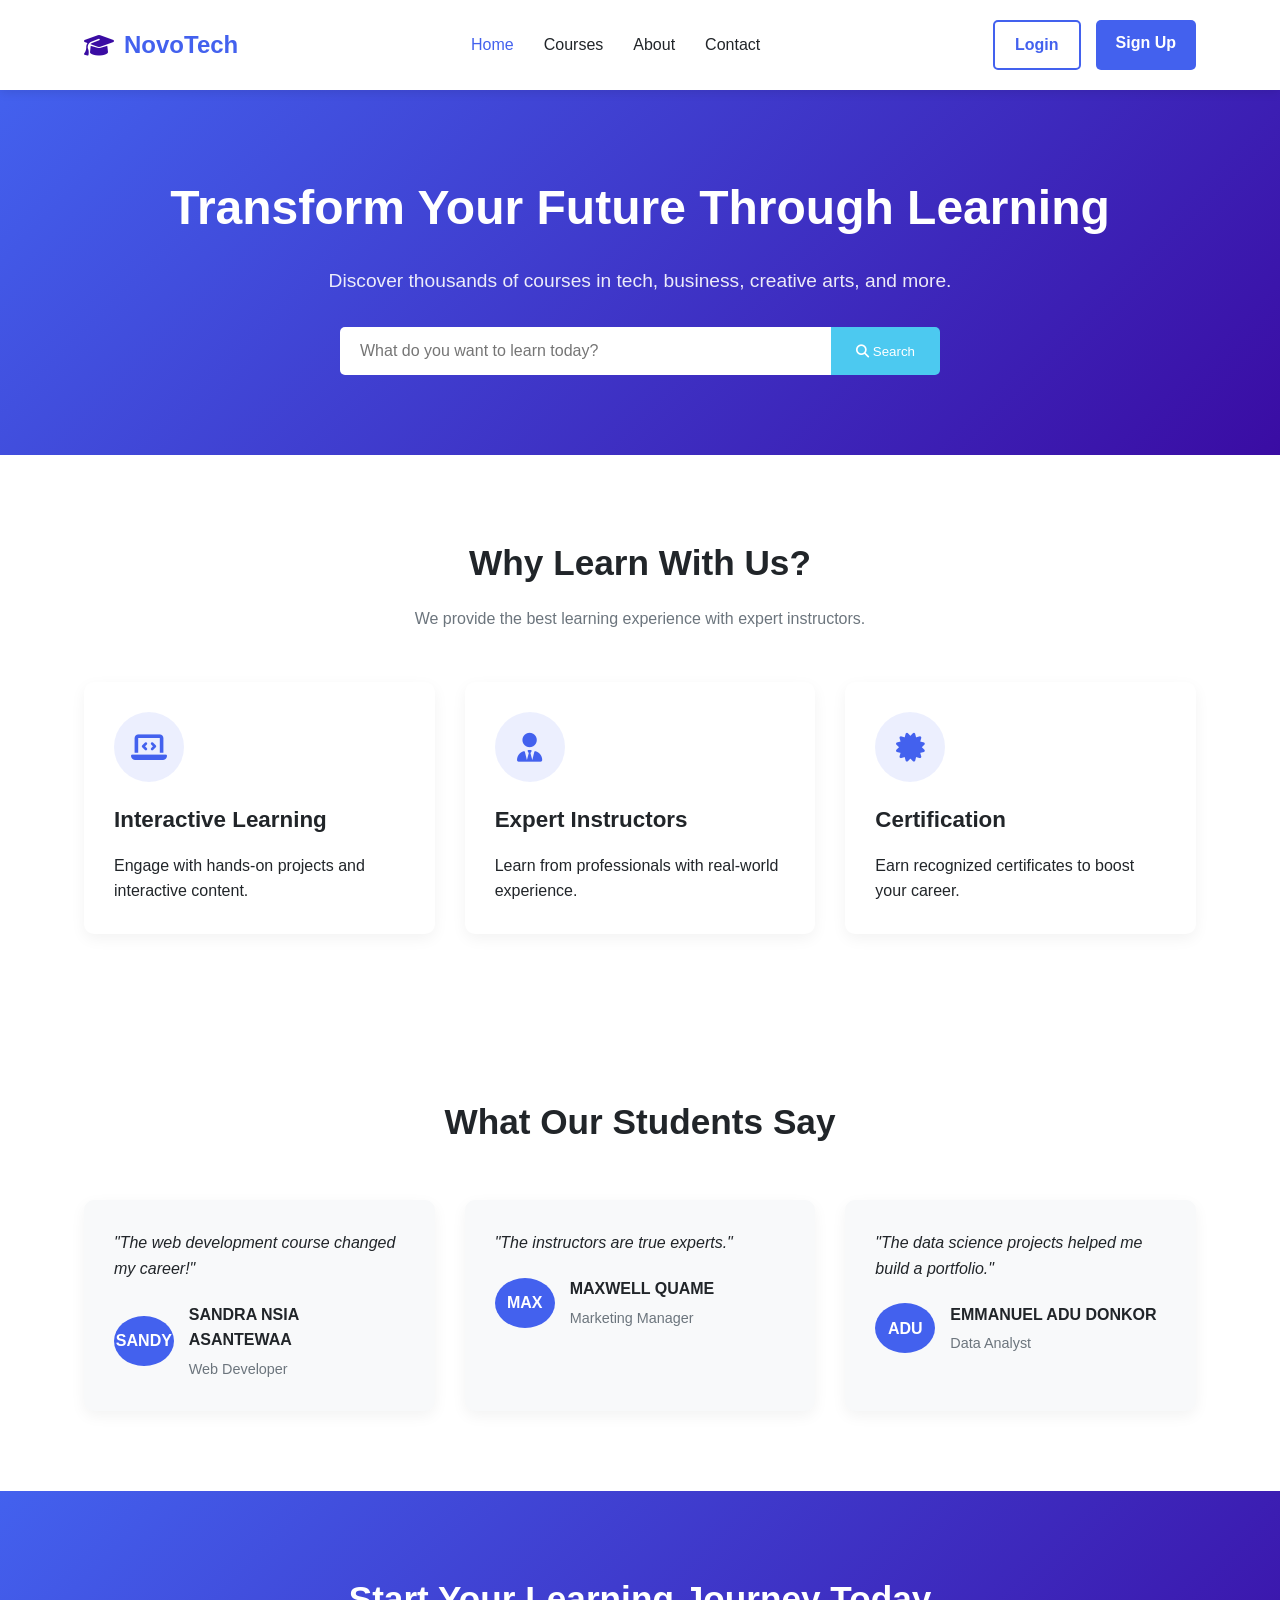
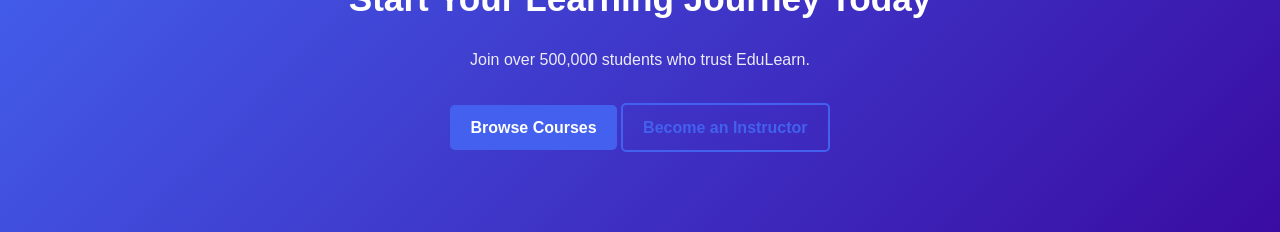
<file: index.html>
<!DOCTYPE html>
<html lang="en">
  <head>
    <meta charset="UTF-8" />
    <meta name="viewport" content="width=device-width, initial-scale=1.0" />
    <title>NovoTech - Transform Your Future Through Learning</title>

    <link
      rel="stylesheet"
      href="https://cdnjs.cloudflare.com/ajax/libs/font-awesome/6.4.0/css/all.min.css"
    />
    <link rel="stylesheet" href="style.css" />
  </head>

  <body>
    <!-- Header & Navigation -->
    <header>
      <div class="container">
        <nav>
          <a href="index.html" class="logo">
            <i class="fas fa-graduation-cap"></i>
            <span>NovoTech</span>
          </a>

          <div class="nav-links">
            <a href="index.html" class="active">Home</a>
            <a href="courses.html">Courses</a>
            <a href="about.html">About</a>
            <a href="contact.html">Contact</a>
          </div>

          <div class="auth-buttons">
            <a href="login.html" class="btn btn-outline">Login</a>
            <a href="signup.html" class="btn btn-primary">Sign Up</a>
          </div>
        </nav>
      </div>
    </header>

    <!-- HOME PAGE CONTENT -->
    <div id="home-page" class="page">
      <!-- Hero Section -->
      <section class="hero">
        <div class="container">
          <h1>Transform Your Future Through Learning</h1>
          <p>
            Discover thousands of courses in tech, business, creative arts, and
            more.
          </p>

          <div class="search-box">
            <input type="text" placeholder="What do you want to learn today?" />
            <button><i class="fas fa-search"></i>
               Search  </button>
          </div>
        </div>
      </section>

      <!-- Features Section -->
      <section class="features page-section">
        <div class="container">
          <div class="section-title">
            <h2>Why Learn With Us?</h2>
            <p>
              We provide the best learning experience with expert instructors.
            </p>
          </div>

          <div class="features-grid">
            <div class="feature-card">
              <div class="feature-icon">
                <i class="fas fa-laptop-code"></i>
              </div>
              <h3>Interactive Learning</h3>
              <p>Engage with hands-on projects and interactive content.</p>
            </div>

            <div class="feature-card">
              <div class="feature-icon">
                <i class="fas fa-user-tie"></i>
              </div>
              <h3>Expert Instructors</h3>
              <p>Learn from professionals with real-world experience.</p>
            </div>

            <div class="feature-card">
              <div class="feature-icon">
                <i class="fas fa-certificate"></i>
              </div>
              <h3>Certification</h3>
              <p>Earn recognized certificates to boost your career.</p>
            </div>
          </div>
        </div>
      </section>

      <!-- Testimonials Section -->
      <section class="testimonials page-section">
        <div class="container">
          <div class="section-title">
            <h2>What Our Students Say</h2>
          </div>

          <div class="testimonials-grid">
            <div class="testimonial-card">
              <div class="testimonial-text">
                "The web development course changed my career!"
              </div>
              <div class="testimonial-author">
                <div class="author-avatar">SANDY</div>
                <div class="author-info">
                  <h4>SANDRA NSIA ASANTEWAA</h4>
                  <p>Web Developer</p>
                </div>
              </div>
            </div>

            <div class="testimonial-card">
              <div class="testimonial-text">
                "The instructors are true experts."
              </div>
              <div class="testimonial-author">
                <div class="author-avatar">MAX</div>
                <div class="author-info">
                  <h4>MAXWELL QUAME</h4>
                  <p>Marketing Manager</p>
                </div>
              </div>
            </div>

            <div class="testimonial-card">
              <div class="testimonial-text">
                "The data science projects helped me build a portfolio."
              </div>
              <div class="testimonial-author">
                <div class="author-avatar">ADU</div>
                <div class="author-info">
                  <h4>EMMANUEL ADU DONKOR</h4>
                  <p>Data Analyst</p>
                </div>
              </div>
            </div>
          </div>
        </div>
      </section>

      <!-- Call to Action -->
      <section class="cta page-section">
        <div class="container">
          <h2>Start Your Learning Journey Today</h2>
          <p>Join over 500,000 students who trust EduLearn.</p>

          <a href="courses.html" class="btn btn-primary">Browse Courses</a>
          <a href="#" class="btn btn-outline">Become an Instructor</a>
        </div>
      </section>
    </div>
  </body>
</html>
</file>
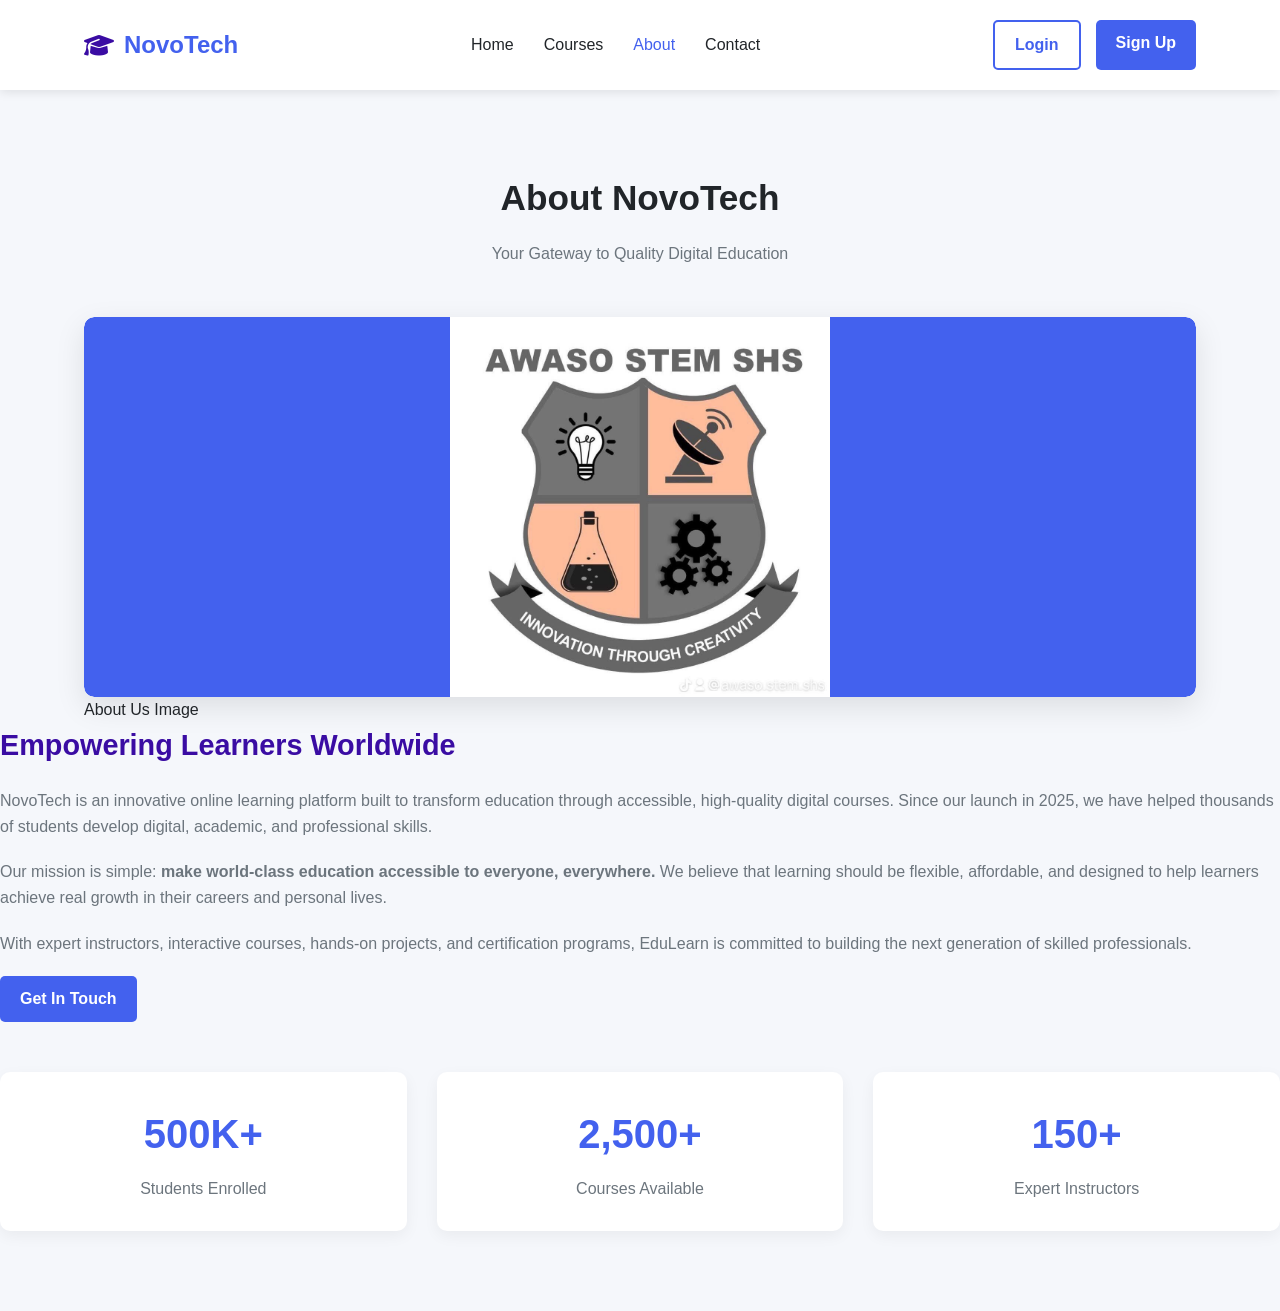
<file: about.html>
<!DOCTYPE html>
<html lang="en">
<head>
    <meta charset="UTF-8">
    <meta name="viewport" content="width=device-width, initial-scale=1.0">
    <title>About Us - NovoTech</title>
    <link rel="stylesheet" href="https://cdnjs.cloudflare.com/ajax/libs/font-awesome/6.4.0/css/all.min.css">
    <link rel="stylesheet" href="style.css">
</head>

<body>

    <!-- Navigation -->
    <header>
        <div class="container">
            <nav>
                <a href="index.html" class="logo">
                    <i class="fas fa-graduation-cap"></i>
                    <span>NovoTech</span>
                </a>

                <div class="nav-links">
                    <a href="index.html">Home</a>
                    <a href="courses.html">Courses</a>
                    <a href="about.html" class="active">About</a>
                    <a href="contact.html">Contact</a>
                </div>

                <div class="auth-buttons">
                    <a href="login.html" class="btn btn-outline">Login</a>
                    <a href="signup.html" class="btn btn-primary">Sign Up</a>
                </div>
            </nav>
        </div>
    </header>

    <!-- About Section -->
    <section class="page-section">
        <div class="container">

            <!-- Page Header -->
            <div class="section-title">
                <h2>About NovoTech</h2>
                <p>Your Gateway to Quality Digital Education</p>
            </div>

            <div class="about-container">

                <!-- About Image -->
               <div class="about-image">
    <div class="about-image">
    <div style="
        background-image: url('image.png');
        background-size: contain;
        background-position: center;
        background-repeat: no-repeat;
        width: 100%;
        height: 380px;
        background-color: #4361ee;
        border-radius: 10px;
    "></div>
</div>

</div>

                    
                        About Us Image
                    </div>
                </div>

                <!-- About Text -->
                <div class="about-text">
                    <h3>Empowering Learners Worldwide</h3>
                    <p>
                        NovoTech is an innovative online learning platform built to transform education through 
                        accessible, high-quality digital courses. Since our launch in 2025, we have helped thousands 
                        of students develop digital, academic, and professional skills.
                    </p>
                    <p>
                        Our mission is simple: <strong>make world-class education accessible to everyone, everywhere.</strong>  
                        We believe that learning should be flexible, affordable, and designed to help learners achieve 
                        real growth in their careers and personal lives.
                    </p>
                    <p>
                        With expert instructors, interactive courses, hands-on projects, and certification programs, 
                        EduLearn is committed to building the next generation of skilled professionals.
                    </p>

                    <a href="contact.html" class="btn btn-primary">Get In Touch</a>
                </div>

            </div>

            <!-- Stats Section -->
            <div class="stats">
                <div class="stat-item">
                    <div class="stat-number">500K+</div>
                    <div class="stat-label">Students Enrolled</div>
                </div>
                <div class="stat-item">
                    <div class="stat-number">2,500+</div>
                    <div class="stat-label">Courses Available</div>
                </div>
                <div class="stat-item">
                    <div class="stat-number">150+</div>
                    <div class="stat-label">Expert Instructors</div>
                </div>
            </div>

        </div>
    </section>

    <!-- Next / Back buttons -->
    <div class="page-navigation">
        <a href="index.html" class="btn btn-outline">Back to Home</a>
        <a href="contact.html" class="btn btn-primary">Contact Us</a>
    </div>

</body>
</html>
</file>
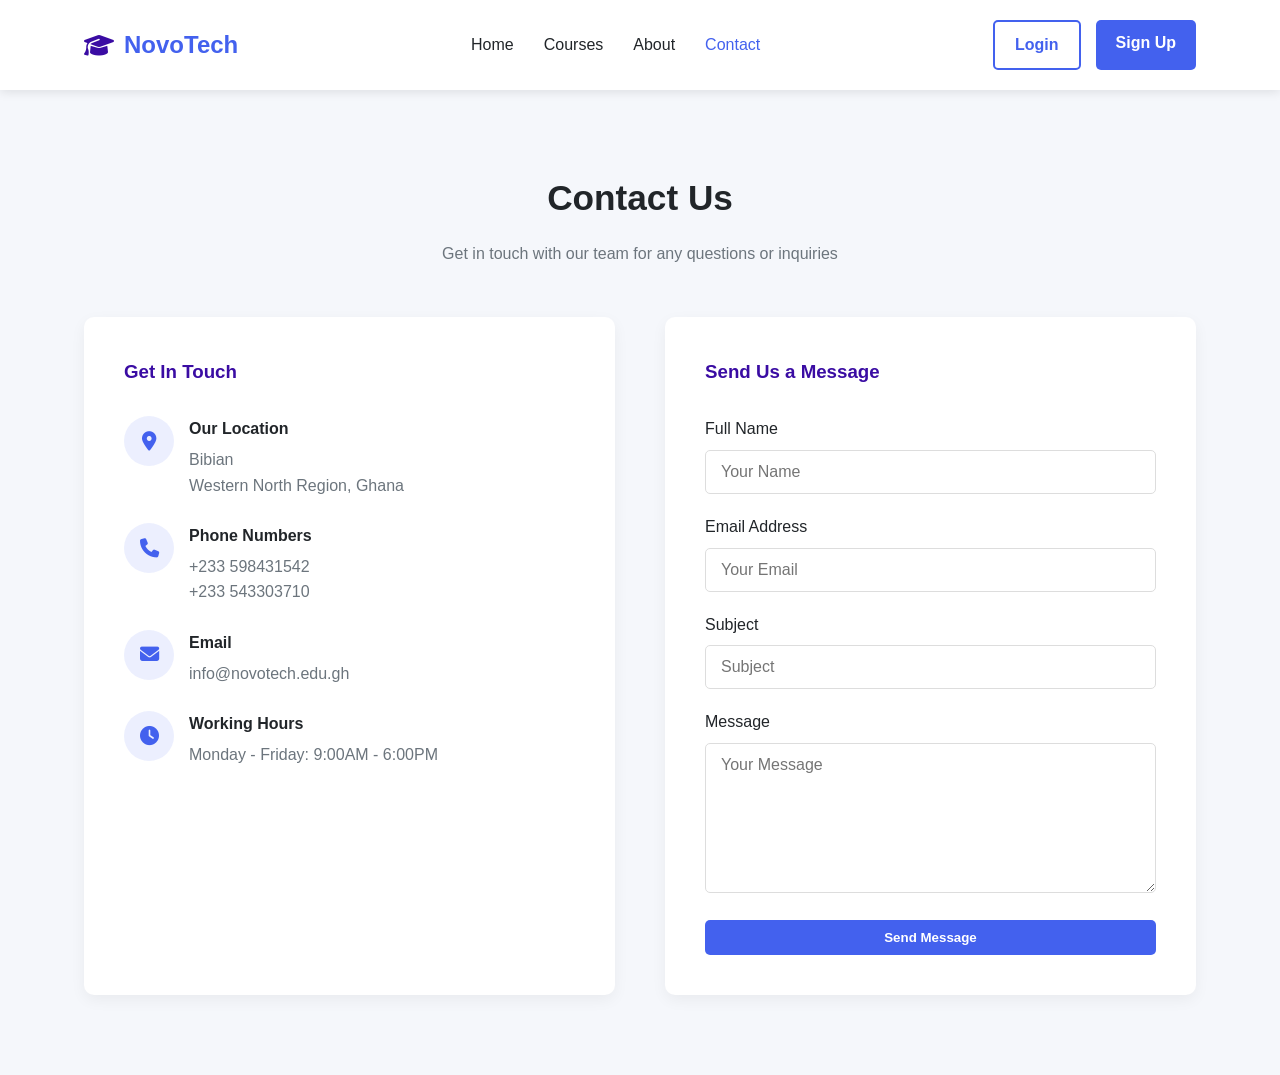
<file: contact.html>
<!DOCTYPE html>
<html lang="en">
  <head>
    <meta charset="UTF-8" />
    <meta name="viewport" content="width=device-width, initial-scale=1.0" />
    <title>Contact Us - NovoTech</title>
    <link
      rel="stylesheet"
      href="https://cdnjs.cloudflare.com/ajax/libs/font-awesome/6.4.0/css/all.min.css"
    />
    <link rel="stylesheet" href="style.css" />
  </head>

  <body>
    <!-- Navigation -->
    <header>
      <div class="container">
        <nav>
          <a href="index.html" class="logo">
            <i class="fas fa-graduation-cap"></i>
            <span>NovoTech</span>
          </a>

          <div class="nav-links">
            <a href="index.html">Home</a>
            <a href="courses.html">Courses</a>
            <a href="about.html">About</a>
            <a href="contact.html" class="active">Contact</a>
          </div>

          <div class="auth-buttons">
            <a href="login.html" class="btn btn-outline">Login</a>
            <a href="signup.html" class="btn btn-primary">Sign Up</a>
          </div>
        </nav>
      </div>
    </header>

    <!-- Contact Page -->
    <section class="page-section">
      <div class="container">
        <div class="section-title">
          <h2>Contact Us</h2>
          <p>Get in touch with our team for any questions or inquiries</p>
        </div>

        <div class="contact-container">
          <!-- Contact Information -->
          <div class="contact-info">
            <h3>Get In Touch</h3>

            <div class="contact-item">
              <div class="contact-icon">
                <i class="fas fa-map-marker-alt"></i>
              </div>
              <div class="contact-details">
                <h4>Our Location</h4>
                <p>Bibian<br />Western North Region, Ghana</p>
              </div>
            </div>

            <div class="contact-item">
              <div class="contact-icon"><i class="fas fa-phone"></i></div>
              <div class="contact-details">
                <h4>Phone Numbers</h4>
                <p>+233 598431542<br />+233 543303710</p>
              </div>
            </div>

            <div class="contact-item">
              <div class="contact-icon"><i class="fas fa-envelope"></i></div>
              <div class="contact-details">
                <h4>Email</h4>
                <p>info@novotech.edu.gh</p>
              </div>
            </div>

            <div class="contact-item">
              <div class="contact-icon"><i class="fas fa-clock"></i></div>
              <div class="contact-details">
                <h4>Working Hours</h4>
                <p>Monday - Friday: 9:00AM - 6:00PM</p>
              </div>
            </div>
          </div>

          <!-- Contact Form -->
          <div class="contact-form">
            <h3>Send Us a Message</h3>

            <form id="contactForm">
              <div class="form-group">
                <label for="name">Full Name</label>
                <input
                  type="text"
                  id="name"
                  class="form-control"
                  placeholder="Your Name"
                  required
                />
              </div>

              <div class="form-group">
                <label for="email">Email Address</label>
                <input
                  type="email"
                  id="email"
                  class="form-control"
                  placeholder="Your Email"
                  required
                />
              </div>

              <div class="form-group">
                <label for="subject">Subject</label>
                <input
                  type="text"
                  id="subject"
                  class="form-control"
                  placeholder="Subject"
                  required
                />
              </div>

              <div class="form-group">
                <label for="message">Message</label>
                <textarea
                  id="message"
                  class="form-control"
                  placeholder="Your Message"
                  required
                ></textarea>
              </div>

              <button type="submit" class="btn btn-primary" style="width: 100%">
                Send Message
              </button>
            </form>
          </div>
        </div>
      </div>
    </section>

    <div class="page-navigation">
      <a href="index.html" class="btn btn-outline">Back to Home</a>
      <a href="about.html" class="btn btn-primary">About Us</a>
    </div>
  </body>
</html>
</file>
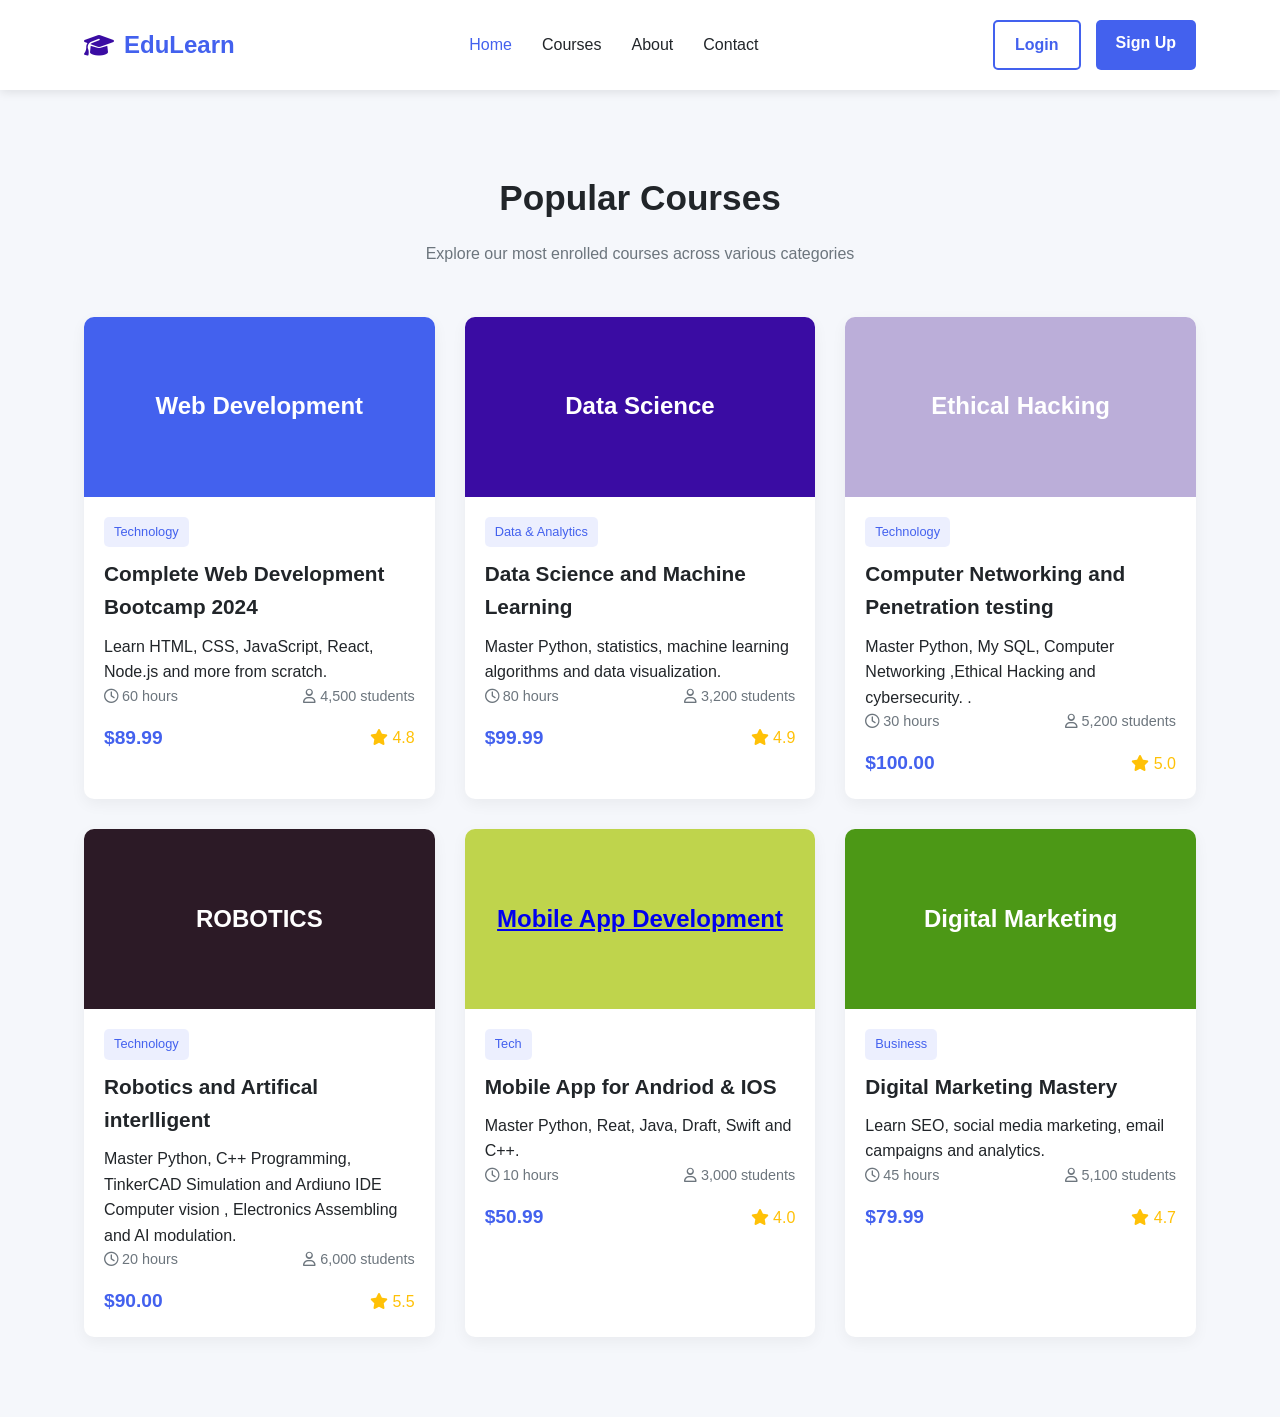
<file: courses.html>
<!DOCTYPE html>
<html lang="en">
  <head>
    <meta charset="UTF-8" />
    <meta name="viewport" content="width=device-width, initial-scale=1.0" />
    <title>Document</title>
    <link
      rel="stylesheet"
      href="https://cdnjs.cloudflare.com/ajax/libs/font-awesome/6.4.0/css/all.min.css"
    />
    <link rel="stylesheet" href="style.css" />
  </head>
  <header>
    <div class="container">
      <nav>
        <a href="index.html" class="logo" onclick="showPage('home')">
          <i class="fas fa-graduation-cap"></i>
          <span>EduLearn</span>
        </a>
        <div class="nav-links">
          <a href="index.html" class="active" onclick="showPage('home')"
            >Home</a
          >
          <a href="courses.html" onclick="showPage('courses')">Courses</a>
          <a href="about.html" onclick="showPage('about')">About</a>
          <a href="contact.html" onclick="showPage('contact')">Contact</a>
        </div>
        <div class="auth-buttons">
          <a
            href="login.html"
            class="btn btn-outline"
            onclick="showPage('login')"
            >Login</a
          >
          <a
            href="signup.html"
            class="btn btn-primary"
            onclick="showPage('signup')"
            >Sign Up</a
          >
        </div>
      </nav>
    </div>
  </header>
  <body>
    <section class="courses page-section">
      <div class="container">
        <div class="section-title">
          <h2>Popular Courses</h2>
          <p>Explore our most enrolled courses across various categories</p>
        </div>
        <div class="courses-grid">
          <div class="course-card">
            <div class="course-img" style="background: #4361ee">
              Web Development
            </div>
            <div class="course-content">
              <span class="course-category">Technology</span>
              <h3>Complete Web Development Bootcamp 2024</h3>
              <p>
                Learn HTML, CSS, JavaScript, React, Node.js and more from
                scratch.
              </p>
              <div class="course-info">
                <span><i class="far fa-clock"></i> 60 hours</span>
                <span><i class="far fa-user"></i> 4,500 students</span>
              </div>
              <div class="course-footer">
                <div class="price">$89.99</div>
                <div class="rating"><i class="fas fa-star"></i> 4.8</div>
              </div>
            </div>
          </div>
          <div class="course-card">
            <div class="course-img" style="background: #3a0ca3">
              Data Science
            </div>
            <div class="course-content">
              <span class="course-category">Data & Analytics</span>
              <h3>Data Science and Machine Learning</h3>
              <p>
                Master Python, statistics, machine learning algorithms and data
                visualization.
              </p>
              <div class="course-info">
                <span><i class="far fa-clock"></i> 80 hours</span>
                <span><i class="far fa-user"></i> 3,200 students</span>
              </div>
              <div class="course-footer">
                <div class="price">$99.99</div>
                <div class="rating"><i class="fas fa-star"></i> 4.9</div>
              </div>
            </div>
          </div>
           <div class="course-card">
            <div class="course-img" style="background: #bbaed9">
              Ethical Hacking
            </div>
            <div class="course-content">
              <span class="course-category">Technology</span>
              <h3>Computer Networking and Penetration testing</h3>
              <p>
                Master Python, My SQL, Computer Networking ,Ethical Hacking and 
                cybersecurity.
                .
              </p>
              <div class="course-info">
                <span><i class="far fa-clock"></i> 30 hours</span>
                <span><i class="far fa-user"></i> 5,200 students</span>
              </div>
              <div class="course-footer">
                <div class="price">$100.00</div>
                <div class="rating"><i class="fas fa-star"></i> 5.0</div>
              </div>
            </div>
          </div>
           <div class="course-card">
            <div class="course-img" style="background: #2c1a26">
              ROBOTICS
            </div>
            <div class="course-content">
              <span class="course-category">Technology</span>
              <h3>Robotics and Artifical interlligent</h3>
              <p>
                Master Python, C++ Programming, TinkerCAD Simulation and Ardiuno IDE
                Computer vision , Electronics Assembling and AI modulation.
              </p>
              <div class="course-info">
                <span><i class="far fa-clock"></i> 20 hours</span>
                <span><i class="far fa-user"></i> 6,000 students</span>
              </div>
              <div class="course-footer">
                <div class="price">$90.00</div>
                <div class="rating"><i class="fas fa-star"></i> 5.5</div>
              </div>
            </div>
          </div>
           <div class="course-card">
            <div class="course-img" style="background: #bfd44c">
              <a href="index.html">Mobile App Development</a>  
            </div>
            <div class="course-content">
              <span class="course-category">Tech</span>
              <h3>Mobile App for Andriod & IOS</h3>
              <p>
                Master Python, Reat, Java, Draft, Swift and C++.
              </p>
              <div class="course-info">
                <span><i class="far fa-clock"></i> 10 hours</span>
                <span><i class="far fa-user"></i> 3,000 students</span>
              </div>
              <div class="course-footer">
                <div class="price">$50.99</div>
                <div class="rating"><i class="fas fa-star"></i> 4.0</div>
              </div>
            </div>
          </div>
          <div class="course-card">
            <div class="course-img" style="background: #4c9816">
              Digital Marketing
            </div>
            <div class="course-content">
              <span class="course-category">Business</span>
              <h3>Digital Marketing Mastery</h3>
              <p>
                Learn SEO, social media marketing, email campaigns and
                analytics.
              </p>

              <div class="course-info">
                <span><i class="far fa-clock"></i> 45 hours</span>
                <span><i class="far fa-user"></i> 5,100 students</span>
              </div>
              <div class="course-footer">
                <div class="price">$79.99</div>
                <div class="rating"><i class="fas fa-star"></i> 4.7</div>
              </div>
            </div>
          </div>
        </div>
      </div>
    </section>
  </body>
</html>
</file>
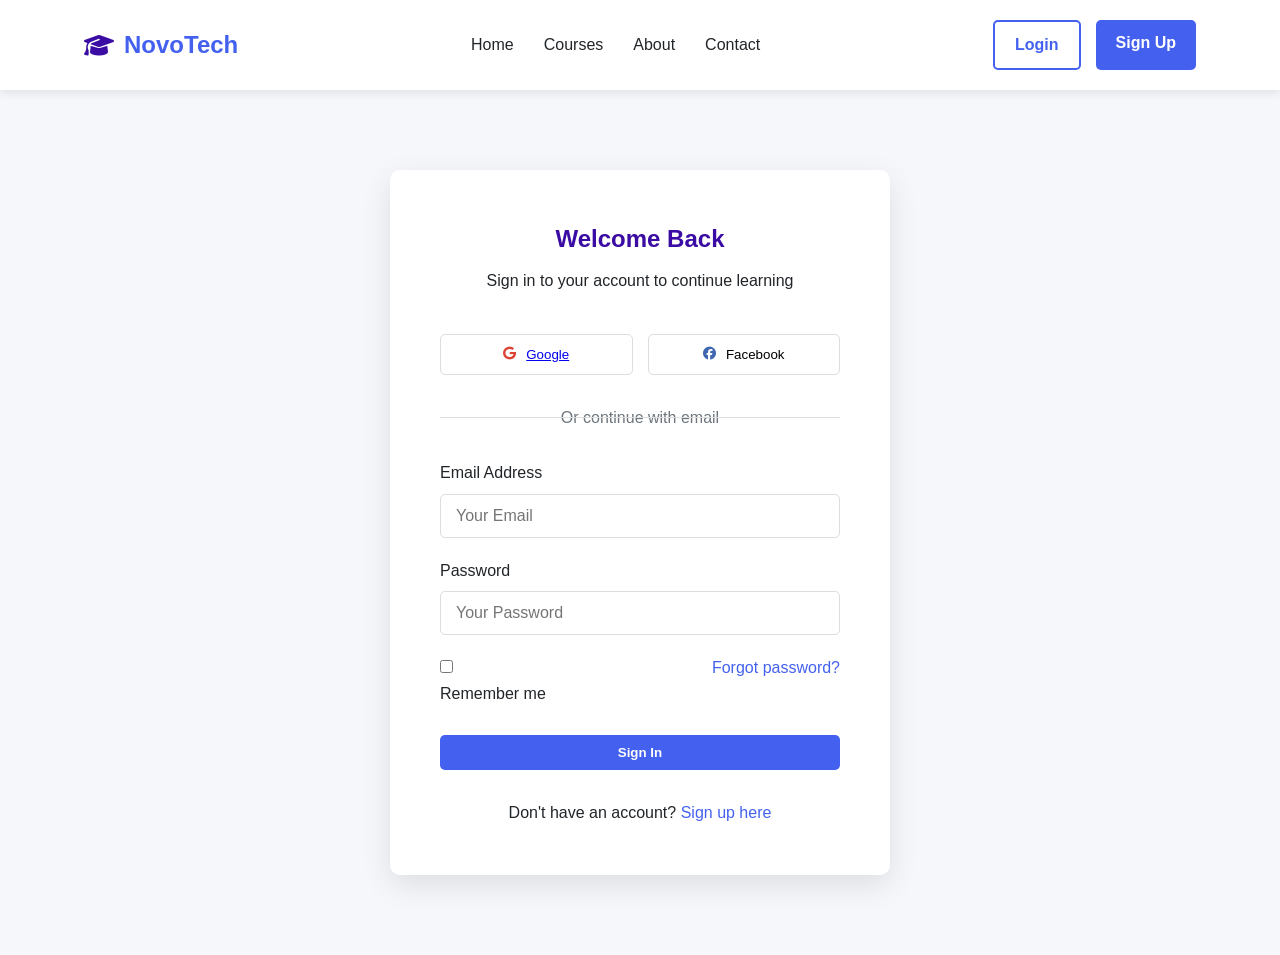
<file: login.html>
<!DOCTYPE html>
<html lang="en">
  <head>
    <meta charset="UTF-8" />
    <meta name="viewport" content="width=device-width, initial-scale=1.0" />
    <title>Login | NovoTech</title>

    <!-- FONTAWESOME -->
    <link
      rel="stylesheet"
      href="https://cdnjs.cloudflare.com/ajax/libs/font-awesome/6.4.0/css/all.min.css"
    />

    <!-- MAIN CSS -->
    <link rel="stylesheet" href="style.css" />
  </head>

  <body>
    <!-- HEADER NAV -->
    <header>
      <div class="container">
        <nav>
          <a href="index.html" class="logo">
            <i class="fas fa-graduation-cap"></i>
            <span>NovoTech</span>
          </a>

          <div class="nav-links">
            <a href="index.html">Home</a>
            <a href="courses.html">Courses</a>
            <a href="about.html">About</a>
            <a href="contact.html">Contact</a>
          </div>

          <div class="auth-buttons">
            <a href="login.html" class="btn btn-outline active">Login</a>
            <a href="signup.html" class="btn btn-primary">Sign Up</a>
          </div>
        </nav>
      </div>
    </header>

    <!-- LOGIN PAGE -->
    <section class="page-section">
      <div class="container">
        <div class="login-container">
          <div class="login-header">
            <h2>Welcome Back</h2>
            <p>Sign in to your account to continue learning</p>
          </div>

          <div class="social-login">
            <button class="social-btn">
              <i class="fab fa-google" style="color: #db4437"></i>
              <a href="http://Google.com">Google</a>
            </button>

            <button class="social-btn">
              <i class="fab fa-facebook" style="color: #4267b2"></i>
              <span>Facebook</span>
            </button>
          </div>

          <div class="divider">
            <span>Or continue with email</span>
          </div>

          <form id="loginForm">
            <div class="form-group">
              <label for="login-email">Email Address</label>
              <input
                type="email"
                id="login-email"
                class="form-control"
                placeholder="Your Email"
                required
              />
            </div>

            <div class="form-group">
              <label for="login-password">Password</label>
              <input
                type="password"
                id="login-password"
                class="form-control"
                placeholder="Your Password"
                required
              />
            </div>

            <div
              class="form-group"
              style="display: flex; justify-content: space-between"
            >
              <div>
                <input type="checkbox" id="remember" />
                <label for="remember">Remember me</label>
              </div>
              <a href="#" style="color: var(--primary); text-decoration: none"
                >Forgot password?</a
              >
            </div>

            <button type="submit" class="btn btn-primary" style="width: 100%">
              Sign In
            </button>
          </form>

          <div class="login-footer">
            <p>Don't have an account? <a href="signup.html">Sign up here</a></p>
          </div>
        </div>
      </div>
    </section>
  </body>
</html>
</file>
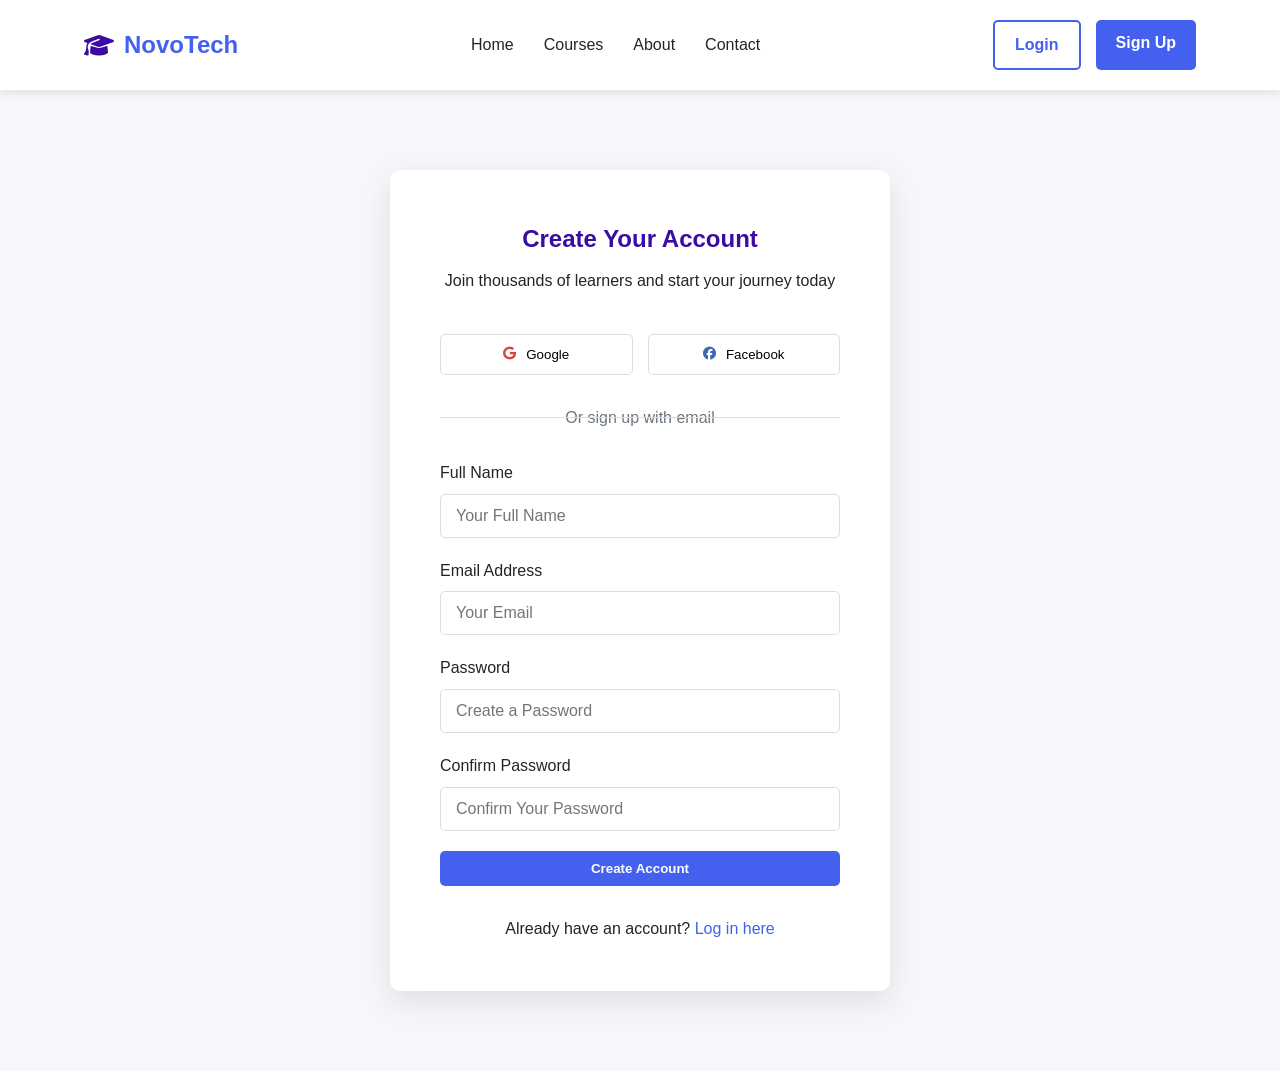
<file: signup.html>
<!DOCTYPE html>
<html lang="en">
<head>
    <meta charset="UTF-8">
    <meta name="viewport" content="width=device-width, initial-scale=1.0">
    <title>Sign Up | NovoTech</title>

    <!-- Icon Library -->
    <link rel="stylesheet" href="https://cdnjs.cloudflare.com/ajax/libs/font-awesome/6.4.0/css/all.min.css">

    <!-- Main CSS -->
    <link rel="stylesheet" href="style.css">
</head>

<body>

    <!-- HEADER -->
    <header>
        <div class="container">
            <nav>
                <a href="index.html" class="logo">
                    <i class="fas fa-graduation-cap"></i>
                    <span>NovoTech</span>
                </a>

                <div class="nav-links">
                    <a href="index.html">Home</a>
                    <a href="courses.html">Courses</a>
                    <a href="about.html">About</a>
                    <a href="contact.html">Contact</a>
                </div>

                <div class="auth-buttons">
                    <a href="login.html" class="btn btn-outline">Login</a>
                    <a href="signup.html" class="btn btn-primary active">Sign Up</a>
                </div>
            </nav>
        </div>
    </header>

    <!-- SIGNUP PAGE -->
    <section class="page-section">
        <div class="container">

            <div class="login-container">

                <div class="login-header">
                    <h2>Create Your Account</h2>
                    <p>Join thousands of learners and start your journey today</p>
                </div>

                <div class="social-login">
                    <button class="social-btn">
                        <i class="fab fa-google" style="color: #DB4437;"></i>
                        <span>Google</span>
                    </button>
                    <button class="social-btn">
                        <i class="fab fa-facebook" style="color: #4267B2;"></i>
                        <span>Facebook</span>
                    </button>
                </div>

                <div class="divider">
                    <span>Or sign up with email</span>
                </div>

                <form id="signupForm">

                    <div class="form-group">
                        <label for="signup-name">Full Name</label>
                        <input type="text" id="signup-name" class="form-control" placeholder="Your Full Name" required>
                    </div>

                    <div class="form-group">
                        <label for="signup-email">Email Address</label>
                        <input type="email" id="signup-email" class="form-control" placeholder="Your Email" required>
                    </div>

                    <div class="form-group">
                        <label for="signup-password">Password</label>
                        <input type="password" id="signup-password" class="form-control" placeholder="Create a Password" required>
                    </div>

                    <div class="form-group">
                        <label for="signup-confirm">Confirm Password</label>
                        <input type="password" id="signup-confirm" class="form-control" placeholder="Confirm Your Password" required>
                    </div>

                    <button type="submit" class="btn btn-primary" style="width:100%;">Create Account</button>

                </form>

                <div class="login-footer">
                    <p>Already have an account? <a href="login.html">Log in here</a></p>
                </div>

            </div>

        </div>
    </section>

</body>
</html>
</file>
<file: style.css>
* {
            margin: 0;
            padding: 0;
            box-sizing: border-box;
            font-family: 'Segoe UI', Tahoma, Geneva, Verdana, sans-serif;
        }

        :root {
            --primary: #4361ee;
            --secondary: #3a0ca3;
            --accent: #4cc9f0;
            --light: #f8f9fa;
            --dark: #212529;
            --success: #4bb543;
        }

        body {
            line-height: 1.6;
            color: var(--dark);
            background-color: #f5f7fb;
        }

        .container {
            width: 90%;
            max-width: 1200px;
            margin: 0 auto;
            padding: 0 20px;
        }

        /* Header & Navigation */
        header {
            background-color: white;
            box-shadow: 0 2px 10px rgba(0, 0, 0, 0.1);
            position: sticky;
            top: 0;
            z-index: 1000;
        }

        nav {
            display: flex;
            justify-content: space-between;
            align-items: center;
            padding: 20px 0;
        }

        .logo {
            display: flex;
            align-items: center;
            gap: 10px;
            font-size: 1.5rem;
            font-weight: 700;
            color: var(--primary);
            text-decoration: none;
        }

        .logo i {
            color: var(--secondary);
        }

        .nav-links {
            display: flex;
            gap: 30px;
        }

        .nav-links a {
            text-decoration: none;
            color: var(--dark);
            font-weight: 500;
            transition: color 0.3s;
        }

        .nav-links a:hover, .nav-links a.active {
            color: var(--primary);
        }

        .auth-buttons {
            display: flex;
            gap: 15px;
        }

        .btn {
            padding: 10px 20px;
            border-radius: 5px;
            font-weight: 600;
            cursor: pointer;
            transition: all 0.3s;
            border: none;
            text-decoration: none;
            display: inline-block;
            text-align: center;
        }

        .btn-outline {
            background: transparent;
            border: 2px solid var(--primary);
            color: var(--primary);
        }

        .btn-primary {
            background: var(--primary);
            color: white;
        }

        .btn-primary:hover {
            background: var(--secondary);
        }

        .btn-outline:hover {
            background: var(--primary);
            color: white;
        }

        /* Page Sections */
        .page-section {
            padding: 80px 0;
        }

        .section-title {
            text-align: center;
            margin-bottom: 50px;
        }

        .section-title h2 {
            font-size: 2.2rem;
            color: var(--dark);
            margin-bottom: 15px;
        }

        .section-title p {
            color: #6c757d;
            max-width: 600px;
            margin: 0 auto;
        }

        /* Hero Section */
        .hero {
            padding: 80px 0;
            background: linear-gradient(135deg, #4361ee 0%, #3a0ca3 100%);
            color: white;
            text-align: center;
        }

        .hero h1 {
            font-size: 3rem;
            margin-bottom: 20px;
        }

        .hero p {
            font-size: 1.2rem;
            max-width: 700px;
            margin: 0 auto 30px;
            opacity: 0.9;
        }

        .search-box {
            max-width: 600px;
            margin: 0 auto;
            display: flex;
        }

        .search-box input {
            flex: 1;
            padding: 15px 20px;
            border: none;
            border-radius: 5px 0 0 5px;
            font-size: 1rem;
        }

        .search-box button {
            background: var(--accent);
            color: white;
            border: none;
            padding: 0 25px;
            border-radius: 0 5px 5px 0;
            cursor: pointer;
        }

        /* Features Section */
        .features {
            background: white;
        }

        .features-grid {
            display: grid;
            grid-template-columns: repeat(auto-fit, minmax(300px, 1fr));
            gap: 30px;
        }

        .feature-card {
            background: white;
            border-radius: 10px;
            padding: 30px;
            box-shadow: 0 5px 15px rgba(0, 0, 0, 0.05);
            transition: transform 0.3s;
        }

        .feature-card:hover {
            transform: translateY(-10px);
        }

        .feature-icon {
            width: 70px;
            height: 70px;
            background: rgba(67, 97, 238, 0.1);
            border-radius: 50%;
            display: flex;
            align-items: center;
            justify-content: center;
            margin-bottom: 20px;
        }

        .feature-icon i {
            font-size: 1.8rem;
            color: var(--primary);
        }

        .feature-card h3 {
            margin-bottom: 15px;
            font-size: 1.4rem;
        }

        /* Courses Section */
        .courses-grid {
            display: grid;
            grid-template-columns: repeat(auto-fit, minmax(300px, 1fr));
            gap: 30px;
        }

        .course-card {
            background: rgb(255, 255, 255);
            border-radius: 10px;
            overflow: hidden;
            box-shadow: 0 5px 15px rgba(0, 0, 0, 0.05);
            transition: transform 0.3s;
        }

        .course-card:hover {
            transform: translateY(-10px);
        }

        .course-img {
            height: 180px;
            background: var(--primary);
            display: flex;
            align-items: center;
            justify-content: center;
            color: white;
            font-size: 1.5rem;
            font-weight: 600;
            
        }

        .course-content {
            padding: 20px;
        }

        .course-category {
            display: inline-block;
            background: rgba(67, 97, 238, 0.1);
            color: var(--primary);
            padding: 5px 10px;
            border-radius: 5px;
            font-size: 0.8rem;
            margin-bottom: 10px;
        }

        .course-card h3 {
            margin-bottom: 10px;
            font-size: 1.3rem;
        }

        .course-info {
            display: flex;
            justify-content: space-between;
            color: #6c757d;
            font-size: 0.9rem;
            margin-bottom: 15px;
        }

        .course-footer {
            display: flex;
            justify-content: space-between;
            align-items: center;
            margin-top: 15px;
        }

        .price {
            font-weight: 700;
            font-size: 1.2rem;
            color: var(--primary);
        }

        .rating {
            color: #ffc107;
        }

        /* Testimonials */
        .testimonials {
            background: white;
        }

        .testimonials-grid {
            display: grid;
            grid-template-columns: repeat(auto-fit, minmax(300px, 1fr));
            gap: 30px;
        }

        .testimonial-card {
            background: #f8f9fa;
            border-radius: 10px;
            padding: 30px;
            box-shadow: 0 5px 15px rgba(0, 0, 0, 0.05);
        }

        .testimonial-text {
            font-style: italic;
            margin-bottom: 20px;
        }

        .testimonial-author {
            display: flex;
            align-items: center;
            gap: 15px;
        }

        .author-avatar {
            width: 60px;
            height: 50px;
            border-radius: 50%;
            background: var(--primary);
            display: flex;
            align-items: center;
            justify-content: center;
            color: white;
            font-weight: 600;
        }

        .author-info h4 {
            margin-bottom: 5px;
        }

        .author-info p {
            color: #6c757d;
            font-size: 0.9rem;
        }

        /* CTA Section */
        .cta {
            background: linear-gradient(135deg, #4361ee 0%, #3a0ca3 100%);
            color: white;
            text-align: center;
        }

        .cta h2 {
            font-size: 2.2rem;
            margin-bottom: 20px;
        }

        .cta p {
            max-width: 600px;
            margin: 0 auto 30px;
            opacity: 0.9;
        }

        /* About Page Styles */
        .about-content {
            display: grid;
            grid-template-columns: 1fr 1fr;
            gap: 50px;
            align-items: center;
        }

        .about-image {
            border-radius: 10px;
            overflow: hidden;
            box-shadow: 0 10px 30px rgba(0, 0, 0, 0.1);
        }

        .about-image img {
            width: 100%;
            height: auto;
            display: block;
        }

        .about-text h3 {
            font-size: 1.8rem;
            margin-bottom: 20px;
            color: var(--secondary);
        }

        .about-text p {
            margin-bottom: 20px;
            color: #6c757d;
        }

        .stats {
            display: grid;
            grid-template-columns: repeat(3, 1fr);
            gap: 30px;
            margin-top: 50px;
        }

        .stat-item {
            text-align: center;
            padding: 30px 20px;
            background: white;
            border-radius: 10px;
            box-shadow: 0 5px 15px rgba(0, 0, 0, 0.05);
        }

        .stat-number {
            font-size: 2.5rem;
            font-weight: 700;
            color: var(--primary);
            margin-bottom: 10px;
        }

        .stat-label {
            color: #6c757d;
            font-weight: 500;
        }

        /* Contact Page Styles */
        .contact-container {
            display: grid;
            grid-template-columns: 1fr 1fr;
            gap: 50px;
        }

        .contact-info {
            background: white;
            padding: 40px;
            border-radius: 10px;
            box-shadow: 0 5px 15px rgba(0, 0, 0, 0.05);
        }

        .contact-info h3 {
            margin-bottom: 30px;
            color: var(--secondary);
        }

        .contact-item {
            display: flex;
            align-items: flex-start;
            gap: 15px;
            margin-bottom: 25px;
        }

        .contact-icon {
            width: 50px;
            height: 50px;
            background: rgba(67, 97, 238, 0.1);
            border-radius: 50%;
            display: flex;
            align-items: center;
            justify-content: center;
            color: var(--primary);
            font-size: 1.2rem;
        }

        .contact-details h4 {
            margin-bottom: 5px;
        }

        .contact-details p {
            color: #6c757d;
        }

        .contact-form {
            background: white;
            padding: 40px;
            border-radius: 10px;
            box-shadow: 0 5px 15px rgba(0, 0, 0, 0.05);
        }

        .contact-form h3 {
            margin-bottom: 30px;
            color: var(--secondary);
        }

        .form-group {
            margin-bottom: 20px;
        }

        .form-group label {
            display: block;
            margin-bottom: 8px;
            font-weight: 500;
        }

        .form-control {
            width: 100%;
            padding: 12px 15px;
            border: 1px solid #ddd;
            border-radius: 5px;
            font-size: 1rem;
            transition: border 0.3s;
        }

        .form-control:focus {
            border-color: var(--primary);
            outline: none;
        }

        textarea.form-control {
            min-height: 150px;
            resize: vertical;
        }

        /* Login Page Styles */
        .login-container {
            max-width: 500px;
            margin: 0 auto;
            background: white;
            padding: 50px;
            border-radius: 10px;
            box-shadow: 0 10px 30px rgba(0, 0, 0, 0.1);
        }

        .login-header {
            text-align: center;
            margin-bottom: 40px;
        }

        .login-header h2 {
            color: var(--secondary);
            margin-bottom: 10px;
        }

        .social-login {
            display: flex;
            gap: 15px;
            margin-bottom: 30px;
        }

        .social-btn {
            flex: 1;
            padding: 12px;
            border: 1px solid #ddd;
            border-radius: 5px;
            background: white;
            display: flex;
            align-items: center;
            justify-content: center;
            gap: 10px;
            cursor: pointer;
            transition: all 0.3s;
        }

        .social-btn:hover {
            background: #f8f9fa;
        }

        .divider {
            text-align: center;
            margin: 30px 0;
            position: relative;
        }

        .divider::before {
            content: "";
            position: absolute;
            top: 50%;
            left: 0;
            right: 0;
            height: 1px;
            background: #ddd;
        }

        .divider span {
            background: white;
            padding: 0 15px;
            color: #6c757d;
        }

        .login-footer {
            text-align: center;
            margin-top: 30px;
        }

        .login-footer a {
            color: var(--primary);
            text-decoration: none;
        }

        /* Footer */
        footer {
            background: var(--dark);
            color: white;
            padding: 60px 0 20px;
        }

        .footer-grid {
            display: grid;
            grid-template-columns: repeat(auto-fit, minmax(200px, 1fr));
            gap: 40px;
            margin-bottom: 40px;
        }

        .footer-col h3 {
            margin-bottom: 20px;
            font-size: 1.2rem;
        }

        .footer-links {
            list-style: none;
        }

        .footer-links li {
            margin-bottom: 10px;
        }

        .footer-links a {
            color: #adb5bd;
            text-decoration: none;
            transition: color 0.3s;
        }

        .footer-links a:hover {
            color: white;
        }

        .social-links {
            display: flex;
            gap: 15px;
            margin-top: 20px;
        }

        .social-links a {
            width: 40px;
            height: 40px;
            border-radius: 50%;
            background: rgba(255, 255, 255, 0.1);
            display: flex;
            align-items: center;
            justify-content: center;
            color: white;
            text-decoration: none;
            transition: background 0.3s;
        }

        .social-links a:hover {
            background: var(--primary);
        }

        .copyright {
            text-align: center;
            padding-top: 20px;
            border-top: 1px solid rgba(255, 255, 255, 0.1);
            color: #adb5bd;
            font-size: 0.9rem;
        }

        /* Page Navigation */
        .page-navigation {
            display: none;
        }

        /* Responsive Design */
        @media (max-width: 768px) {
            .nav-links {
                display: none;
            }

            .page-navigation {
                display: flex;
                justify-content: center;
                gap: 20px;
                margin-top: 30px;
            }

            .hero h1 {
                font-size: 2.2rem;
            }

            .search-box {
                flex-direction: column;
                gap: 10px;
            }

            .search-box input, .search-box button {
                width: 100%;
                border-radius: 5px;
            }

            .about-content, .contact-container {
                grid-template-columns: 1fr;
            }

            .stats {
                grid-template-columns: 1fr;
            }

            .social-login {
                flex-direction: column;
            }
        }
</file>
